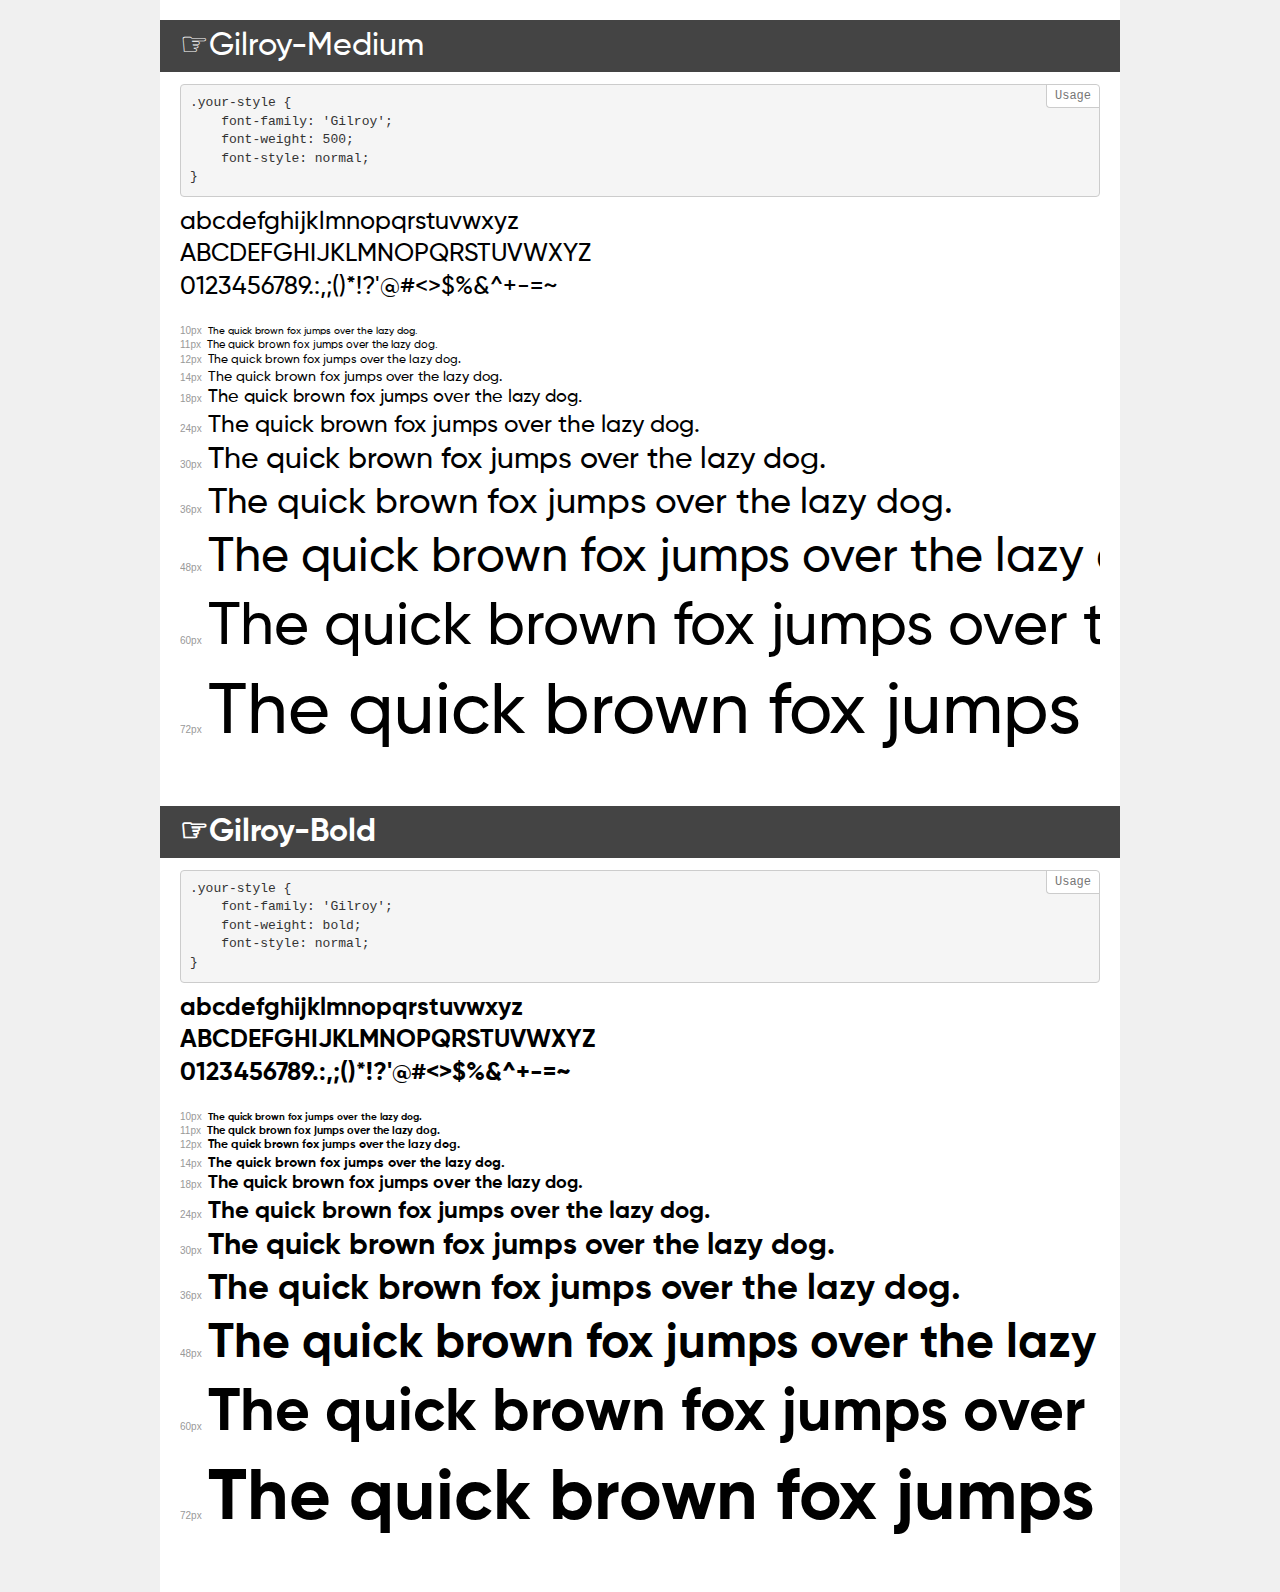
<file: fonts/gilroy/demo.html>
<!DOCTYPE html>
<html lang="en">
<head>
    <meta charset="utf-8">
    <meta http-equiv="X-UA-Compatible" content="IE=edge">
    <meta name="viewport" content="width=device-width, initial-scale=1">
    <meta name="robots" content="noindex, noarchive">
    <meta name="format-detection" content="telephone=no">
    <title>Transfonter demo</title>
    <link href="stylesheet.css" rel="stylesheet">
    <style>
        /*
        http://meyerweb.com/eric/tools/css/reset/
        v2.0 | 20110126
        License: none (public domain)
        */
        html, body, div, span, applet, object, iframe,
        h1, h2, h3, h4, h5, h6, p, blockquote, pre,
        a, abbr, acronym, address, big, cite, code,
        del, dfn, em, img, ins, kbd, q, s, samp,
        small, strike, strong, sub, sup, tt, var,
        b, u, i, center,
        dl, dt, dd, ol, ul, li,
        fieldset, form, label, legend,
        table, caption, tbody, tfoot, thead, tr, th, td,
        article, aside, canvas, details, embed,
        figure, figcaption, footer, header, hgroup,
        menu, nav, output, ruby, section, summary,
        time, mark, audio, video {
            margin: 0;
            padding: 0;
            border: 0;
            font-size: 100%;
            font: inherit;
            vertical-align: baseline;
        }
        /* HTML5 display-role reset for older browsers */
        article, aside, details, figcaption, figure,
        footer, header, hgroup, menu, nav, section {
            display: block;
        }
        body {
            line-height: 1;
        }
        ol, ul {
            list-style: none;
        }
        blockquote, q {
            quotes: none;
        }
        blockquote:before, blockquote:after,
        q:before, q:after {
            content: '';
            content: none;
        }
        table {
            border-collapse: collapse;
            border-spacing: 0;
        }
        /* demo styles */
        body {
            background: #f0f0f0;
            color: #000;
        }
        .page {
            background: #fff;
            width: 920px;
            margin: 0 auto;
            padding: 20px 20px 0 20px;
            overflow: hidden;
        }
        .font-container {
            overflow-x: auto;
            overflow-y: hidden;
            margin-bottom: 40px;
            line-height: 1.3;
            white-space: nowrap;
            padding-bottom: 5px;
        }
        h1 {
            position: relative;
            background: #444;
            font-size: 32px;
            color: #fff;
            padding: 10px 20px;
            margin: 0 -20px 12px -20px;
        }
        .letters {
            font-size: 25px;
            margin-bottom: 20px;
        }
        .s10:before {
            content: '10px';
        }
        .s11:before {
            content: '11px';
        }
        .s12:before {
            content: '12px';
        }
        .s14:before {
            content: '14px';
        }
        .s18:before {
            content: '18px';
        }
        .s24:before {
            content: '24px';
        }
        .s30:before {
            content: '30px';
        }
        .s36:before {
            content: '36px';
        }
        .s48:before {
            content: '48px';
        }
        .s60:before {
            content: '60px';
        }
        .s72:before {
            content: '72px';
        }
        .s10:before, .s11:before, .s12:before, .s14:before,
        .s18:before, .s24:before, .s30:before, .s36:before,
        .s48:before, .s60:before, .s72:before {
            font-family: Arial, sans-serif;
            font-size: 10px;
            font-weight: normal;
            font-style: normal;
            color: #999;
            padding-right: 6px;
        }
        pre {
            display: block;
            position: relative;
            padding: 9px;
            margin: 0 0 10px;
            font-family: Monaco, Menlo, Consolas, "Courier New", monospace;
            font-size: 13px;
            line-height: 1.428571429;
            color: #333;
            font-weight: normal;
            font-style: normal;
            background-color: #f5f5f5;
            border: 1px solid #ccc;
            overflow-x: auto;
            border-radius: 4px;
        }
        pre:after {
            display: block;
            position: absolute;
            right: 0;
            top: 0;
            content: 'Usage';
            line-height: 1;
            padding: 5px 8px;
            font-size: 12px;
            color: #767676;
            background-color: #fff;
            border: 1px solid #ccc;
            border-right: none;
            border-top: none;
            border-radius: 0 4px 0 4px;
            z-index: 10;
        }
        /* responsive */
        @media (max-width: 959px) {
            .page {
                width: auto;
                margin: 0;
            }
        }
    </style>
</head>
<body>
<div class="page">
    <div class="demo">
        <h1 style="font-family: 'Gilroy'; font-weight: 500; font-style: normal;">☞Gilroy-Medium</h1>
        <pre>.your-style {
    font-family: 'Gilroy';
    font-weight: 500;
    font-style: normal;
}</pre>
        <div class="font-container" style="font-family: 'Gilroy'; font-weight: 500; font-style: normal;">
            <p class="letters">
                abcdefghijklmnopqrstuvwxyz<br>
ABCDEFGHIJKLMNOPQRSTUVWXYZ<br>
                0123456789.:,;()*!?'@#<>$%&^+-=~
            </p>
            <p class="s10" style="font-size: 10px;">The quick brown fox jumps over the lazy dog.</p>
            <p class="s11" style="font-size: 11px;">The quick brown fox jumps over the lazy dog.</p>
            <p class="s12" style="font-size: 12px;">The quick brown fox jumps over the lazy dog.</p>
            <p class="s14" style="font-size: 14px;">The quick brown fox jumps over the lazy dog.</p>
            <p class="s18" style="font-size: 18px;">The quick brown fox jumps over the lazy dog.</p>
            <p class="s24" style="font-size: 24px;">The quick brown fox jumps over the lazy dog.</p>
            <p class="s30" style="font-size: 30px;">The quick brown fox jumps over the lazy dog.</p>
            <p class="s36" style="font-size: 36px;">The quick brown fox jumps over the lazy dog.</p>
            <p class="s48" style="font-size: 48px;">The quick brown fox jumps over the lazy dog.</p>
            <p class="s60" style="font-size: 60px;">The quick brown fox jumps over the lazy dog.</p>
            <p class="s72" style="font-size: 72px;">The quick brown fox jumps over the lazy dog.</p>
        </div>
    </div>
    <div class="demo">
        <h1 style="font-family: 'Gilroy'; font-weight: bold; font-style: normal;">☞Gilroy-Bold</h1>
        <pre>.your-style {
    font-family: 'Gilroy';
    font-weight: bold;
    font-style: normal;
}</pre>
        <div class="font-container" style="font-family: 'Gilroy'; font-weight: bold; font-style: normal;">
            <p class="letters">
                abcdefghijklmnopqrstuvwxyz<br>
ABCDEFGHIJKLMNOPQRSTUVWXYZ<br>
                0123456789.:,;()*!?'@#<>$%&^+-=~
            </p>
            <p class="s10" style="font-size: 10px;">The quick brown fox jumps over the lazy dog.</p>
            <p class="s11" style="font-size: 11px;">The quick brown fox jumps over the lazy dog.</p>
            <p class="s12" style="font-size: 12px;">The quick brown fox jumps over the lazy dog.</p>
            <p class="s14" style="font-size: 14px;">The quick brown fox jumps over the lazy dog.</p>
            <p class="s18" style="font-size: 18px;">The quick brown fox jumps over the lazy dog.</p>
            <p class="s24" style="font-size: 24px;">The quick brown fox jumps over the lazy dog.</p>
            <p class="s30" style="font-size: 30px;">The quick brown fox jumps over the lazy dog.</p>
            <p class="s36" style="font-size: 36px;">The quick brown fox jumps over the lazy dog.</p>
            <p class="s48" style="font-size: 48px;">The quick brown fox jumps over the lazy dog.</p>
            <p class="s60" style="font-size: 60px;">The quick brown fox jumps over the lazy dog.</p>
            <p class="s72" style="font-size: 72px;">The quick brown fox jumps over the lazy dog.</p>
        </div>
    </div>
</div>
</body>
</html>
</file>
<file: fonts/gilroy/stylesheet.css>
@font-face {
    font-family: 'Gilroy';
    src: url('Gilroy-Medium.eot');
    src: url('Gilroy-Medium.eot?#iefix') format('embedded-opentype'),
        url('Gilroy-Medium.woff2') format('woff2'),
        url('Gilroy-Medium.woff') format('woff'),
        url('Gilroy-Medium.ttf') format('truetype');
    font-weight: 500;
    font-style: normal;
    font-display: swap;
}

@font-face {
    font-family: 'Gilroy';
    src: url('Gilroy-Bold.eot');
    src: url('Gilroy-Bold.eot?#iefix') format('embedded-opentype'),
        url('Gilroy-Bold.woff2') format('woff2'),
        url('Gilroy-Bold.woff') format('woff'),
        url('Gilroy-Bold.ttf') format('truetype');
    font-weight: bold;
    font-style: normal;
    font-display: swap;
}
</file>
